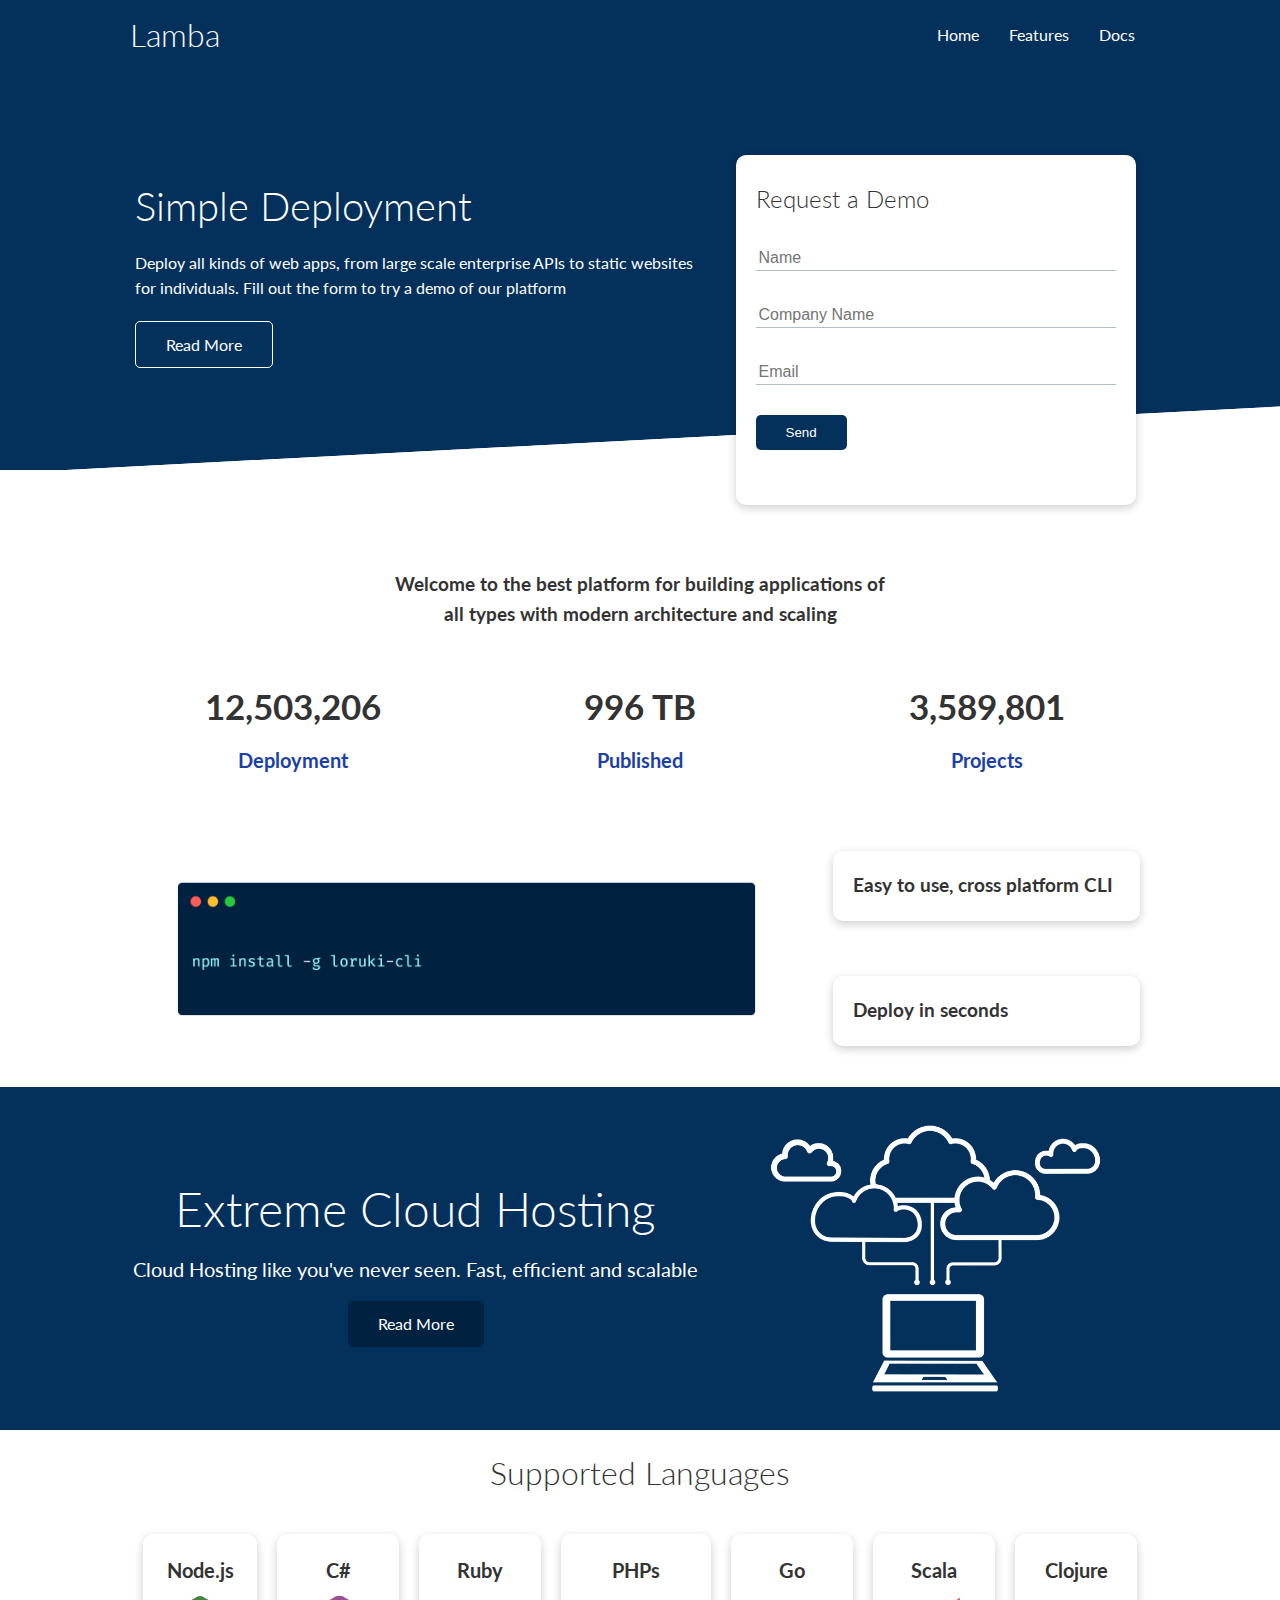
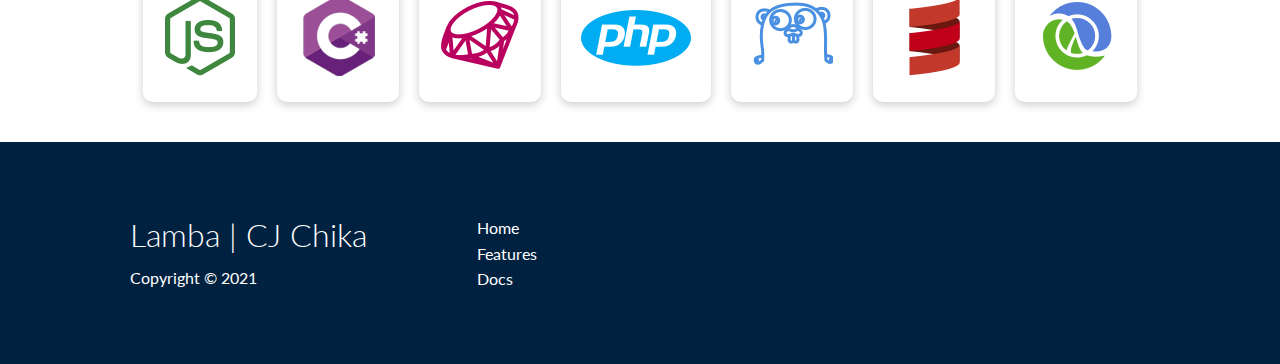
<file: Fake Cloud Hosting Web/HTML CSS/index.html>
<!DOCTYPE html>
<html lang="en">
<head>
    <meta charset="UTF-8">
    <meta name="viewpoint" content="width=device-width, initial-scale=1.0">
    <link rel="stylesheet" href="https://cdnjs.cloudflare.com/ajax/libs/font-awesome/5.15.3/css/all.min.css" integrity="sha512-iBBXm8fW90+nuLcSKlbmrPcLa0OT92xO1BIsZ+ywDWZCvqsWgccV3gFoRBv0z+8dLJgyAHIhR35VZc2oM/gI1w==" crossorigin="anonymous" referrerpolicy="no-referrer" />
    <link rel="stylesheet" type="text/css" href="stylesheet.css">
    <title>Lamba | Cloud Hosting Services</title>
</head>
<body>
    <!--Navbar-->
    <div class="navbar">
        <div class="container flex">
            <h1 class="logo">Lamba</h1>
            <nav>
                <ul>
                    <li><a href="index.html">Home</a></li>
                    <li><a href="features.html">Features</a></li>
                    <li><a href="docs.html">Docs</a></li>
                </ul>
            </nav>
        </div>
    </div>

    <!--Showcase-->
    <section class="showcase">
        <div class="container grid">
            <div class="showcase-text">
                <h1>Simple Deployment</h1>
                <p>Deploy all kinds of web apps, from large scale
                    enterprise APIs to static websites for individuals. 
                    Fill out the form to try a demo of our platform</p>
                    <a href="features.html" class="btn btn-outline">Read More</a>
            </div>

            <div class="showcase-form card">
                <h2>Request a Demo</h2>
                <form>
                    <div class="form-control">
                        <input type="text" name="name" placeholder="Name" required>
                    </div>
                    <div class="form-control">
                        <input type="text" name="company" placeholder="Company Name" required>
                    </div>
                    <div class="form-control">
                        <input type="text" name="email" placeholder="Email" 
                        required>
                    </div>
                    <input type="submit" value="Send" class="btn btn-primary">
                </form>
            </div>
        </div>
    </section>

    <!--Stats-->
    <section class="stats">
        <div class="container">
            <h3 class="stats-heading text-center">
                Welcome to the best platform for building applications of all 
                types with modern architecture and scaling
            </h3>

            <div class="grid grid-3 text-center my-4">
                <div>
                    
                    <i class="fas fa-server fa-3x"></i>
                    <h3>12,503,206</h3>
                    <p class="text-secondary">Deployment</p>
                </div>
                <div>
                    <i class="fas fa-upload fa-3x"></i>
                    <h3>996 TB</h3>
                    <p class="text-secondary">Published</p>
                </div>
                <div>
                    <i class="fas fa-project-diagram fa-3x"></i>
                    <h3>3,589,801</h3>
                    <p class="text-secondary">Projects</p>
                </div>
            </div>
        </div>
    </section>

    <!--Cli-->
    <section class="cli">
        <div class="container grid">
            <img src="images/cli.png" alt="">
            <div class="card">
                <h3>Easy to use, cross platform CLI</h3>
            </div>
            <div class="card">
                <h3>Deploy in seconds</h3>
            </div>
        </div>
    </section>

    <!--Cloud-->
    <section class="cloud bg-primary my-2 py-2">
        <div class="container grid">
            <div class="text-center">
                <h2 class="lg">Extreme Cloud Hosting</h2>
                <p class="lead my-1">Cloud Hosting like you've never seen.
                    Fast, efficient and scalable</p>
                    <a href="features.html" class="btn btn-dark">Read More</a>
            </div>
            <img src="images/cloud.png" alt="">
        </div>
    </section>

    <!-- Languages -->
    <section class="languages">
        <h2 class="md text-center my-2">
            Supported Languages
        </h2>
        <div class="container flex">
            <div class="card">
                <h4>Node.js</h4>
                <img src="images/logos/node.png" alt="">
            </div>
            <div class="card">
                <h4>C#</h4>
                <img src="images/logos/csharp.png" alt="">
            </div>
            <div class="card">
                <h4>Ruby</h4>
                <img src="images/logos/ruby.png" alt="">
            </div>
            <div class="card">
                <h4>PHPs</h4>
                <img src="images/logos/php.png" alt="">
            </div>
            <div class="card">
                <h4>Go</h4>
                <img src="images/logos/go.png" alt="">
            </div>
            <div class="card">
                <h4>Scala</h4>
                <img src="images/logos/scala.png" alt="">
            </div>
            <div class="card">
                <h4>Clojure</h4>
                <img src="images/logos/clojure.png" alt="">
            </div>
        </div>
    </section>

    <!-- Footer-->
    <footer class="footer bg-dark py-5">
        <div class="container grid grid-3">
            <div>
                <h1>Lamba | CJ Chika</h1>
                <p>Copyright &copy; 2021</p>
            </div>
            <nav>
                <ul>
                    <li><a href="index.html">Home</a></li>
                    <li><a href="Features.html">Features</a></li>
                    <li><a href="Doc.html">Docs</a></li>
                </ul>
            </nav>
            <div class="social">
                <a href="www.twitter.com/achieverchika"><i class="fab fa-twitter fa-2x"></i></a>
                <a href="www.github.com/cjchika"><i class="fab fa-github fa-2x"></i></a>
                <a href="www.#"><i class="fab fa-linkedin fa-2x"></i></a>
                <a href="www.#"><i class="fab fa-instagram fa-2x"></i></a>
            </div>
        </div>
    </footer>

</body>
</html>
</file>
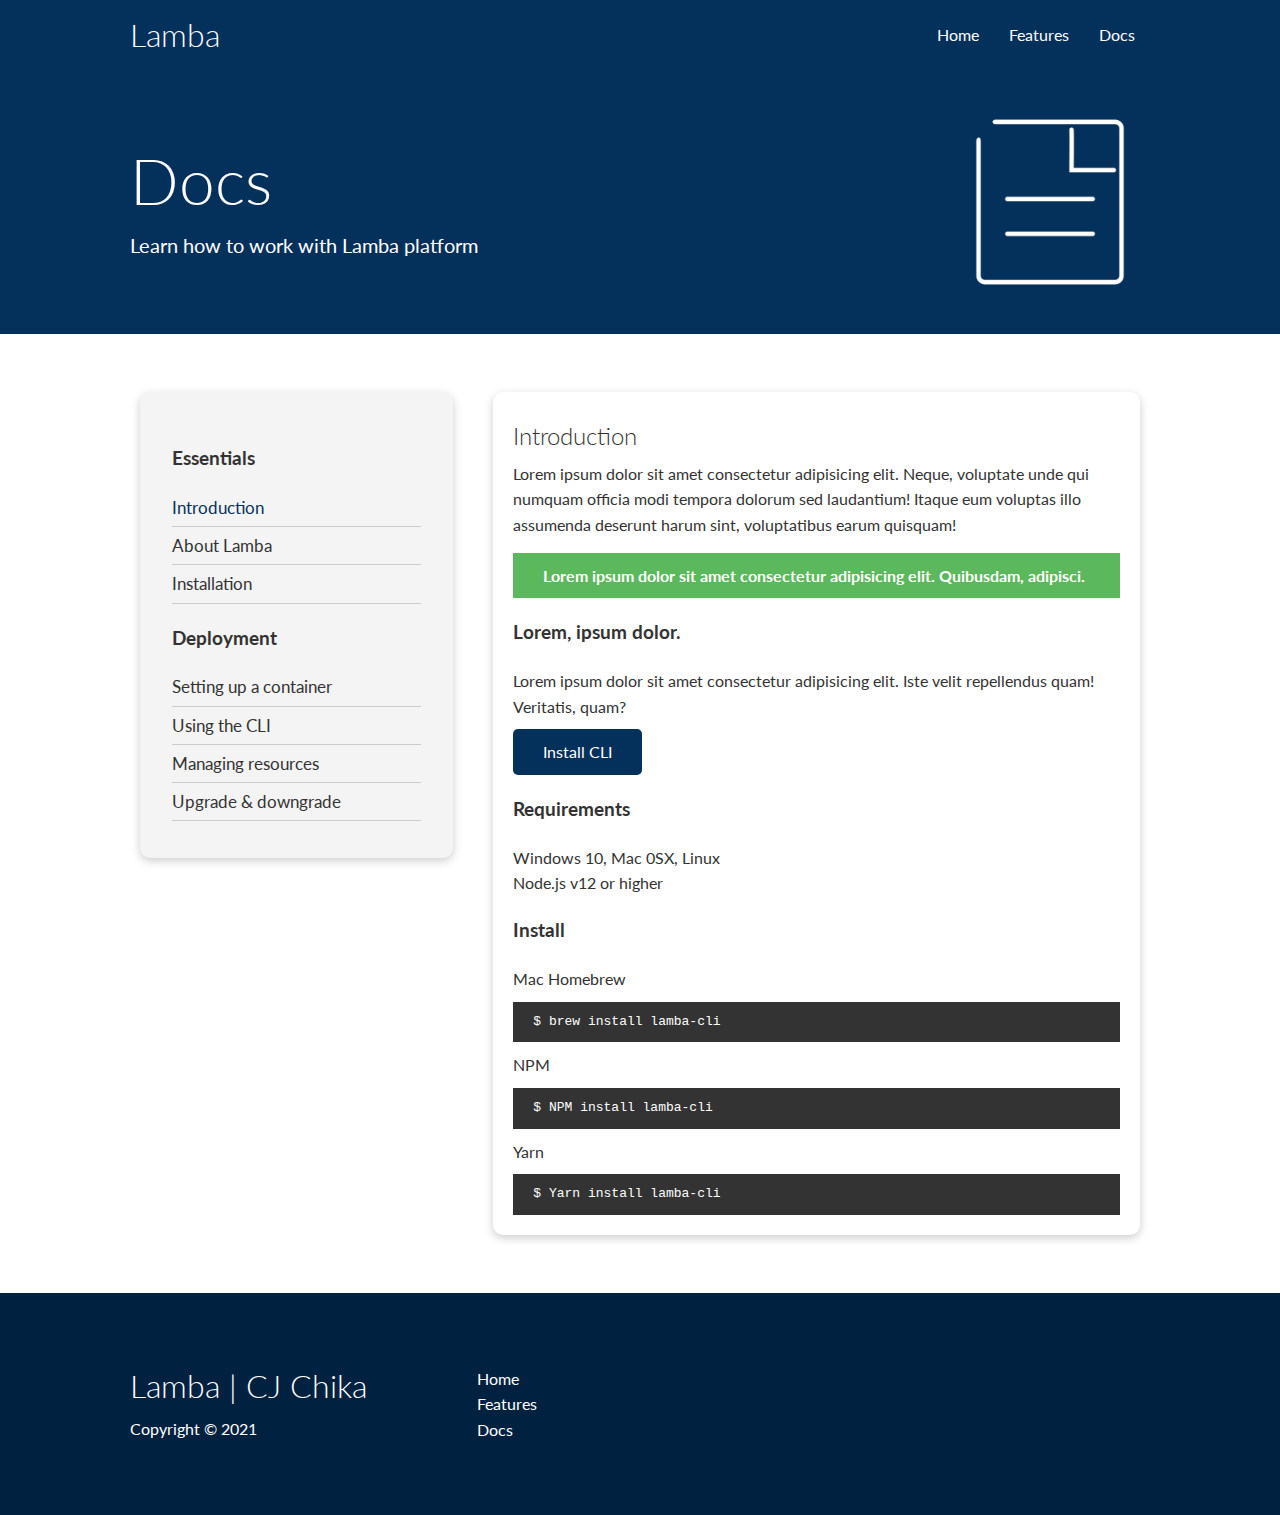
<file: Fake Cloud Hosting Web/HTML CSS/docs.html>
<!DOCTYPE html>
<html lang="en">
<head>
    <meta charset="UTF-8">
    <meta name="viewpoint" content="width=device-width, initial-scale=1.0">
    <link rel="stylesheet" href="https://cdnjs.cloudflare.com/ajax/libs/font-awesome/5.15.3/css/all.min.css" integrity="sha512-iBBXm8fW90+nuLcSKlbmrPcLa0OT92xO1BIsZ+ywDWZCvqsWgccV3gFoRBv0z+8dLJgyAHIhR35VZc2oM/gI1w==" crossorigin="anonymous" referrerpolicy="no-referrer" />
    <link rel="stylesheet" type="text/css" href="stylesheet.css">
    <title>Lamba | Cloud Hosting Services</title>
</head>
<body>
    <!--Navbar-->
    <div class="navbar">
        <div class="container flex">
            <h1 class="logo">Lamba</h1>
            <nav>
                <ul>
                    <li><a href="index.html">Home</a></li>
                    <li><a href="features.html">Features</a></li>
                    <li><a href="docs.html">Docs</a></li>
                </ul>
            </nav>
        </div>
    </div>

    <!-- Head -->
    <section class="docs-head bg-primary py-3">
        <div class="container grid">
            <div>
                <h1 class="xl">Docs</h1>
                <p class="lead">Learn how to work with Lamba platform</p>
            </div>
            <img src="images/docs.png" alt="">
        </div>
    </section>

     <!-- Docs Main -->
     <section class="docs-main my-4">
        <div class="container grid">
            <div class="card bg-light p-3">
            <h3 class="my-2">Essentials </h3>
            <nav>
                <ul>
                    <li><a class="text-primary" href="#">Introduction</a></li>
                    <li><a href="#">About Lamba</a></li>
                    <li><a href="#">Installation</a></li>
                </ul>
            </nav>
    
            <h3 class="my-2">Deployment</h3>
            <nav>
                <ul>
                    <li><a href="#">Setting up a container</a></li>
                    <li><a href="#">Using the CLI</a></li>
                    <li><a href="#">Managing resources</a></li>
                    <li><a href="#">Upgrade & downgrade</a></li>
                </ul>
            </nav>
        </div>
        <div class="card">
            <h2>Introduction</h2>
            <p>Lorem ipsum dolor sit amet consectetur adipisicing elit. Neque, voluptate unde qui numquam officia modi tempora dolorum sed laudantium! Itaque eum voluptas illo assumenda deserunt harum sint, voluptatibus earum quisquam!</p>
            
            <div class="alert alert-success">
                <i class="fas fa-info"></i> Lorem ipsum dolor sit amet consectetur adipisicing elit. Quibusdam, adipisci.
            </div>

            <h3>Lorem, ipsum dolor.</h3>
            <p>Lorem ipsum dolor sit amet consectetur adipisicing elit. Iste velit repellendus quam! Veritatis, quam?</p>
            <a href="#" class="btn btn-primary">Install CLI</a>

            <h3>Requirements</h3>
            <ul>
                <li>Windows 10, Mac 0SX, Linux</li>
                <li>Node.js v12 or higher</li>
            </ul>
        
            <h3>Install</h3>
            <p>Mac Homebrew</p>
            <pre><code>$ brew install lamba-cli</code></pre>
            <p>NPM</p>
            <pre><code>$ NPM install lamba-cli</code></pre>
            <p>Yarn</p>
            <pre><code>$ Yarn install lamba-cli</code></pre>
        </div>
        </div>
     </section>  

    <!-- Footer-->
    <footer class="footer bg-dark py-5">
        <div class="container grid grid-3">
            <div>
                <h1>Lamba | CJ Chika</h1>
                <p>Copyright &copy; 2021</p>
            </div>
            <nav>
                <ul>
                    <li><a href="index.html">Home</a></li>
                    <li><a href="Features.html">Features</a></li>
                    <li><a href="Doc.html">Docs</a></li>
                </ul>
            </nav>
            <div class="social">
                <a href="www.twitter.com/achieverchika"><i class="fab fa-twitter fa-2x"></i></a>
                <a href="www.github.com/cjchika"><i class="fab fa-github fa-2x"></i></a>
                <a href="www.#"><i class="fab fa-linkedin fa-2x"></i></a>
                <a href="www.#"><i class="fab fa-instagram fa-2x"></i></a>
            </div>
        </div>
    </footer>

</body>
</html>
</file>
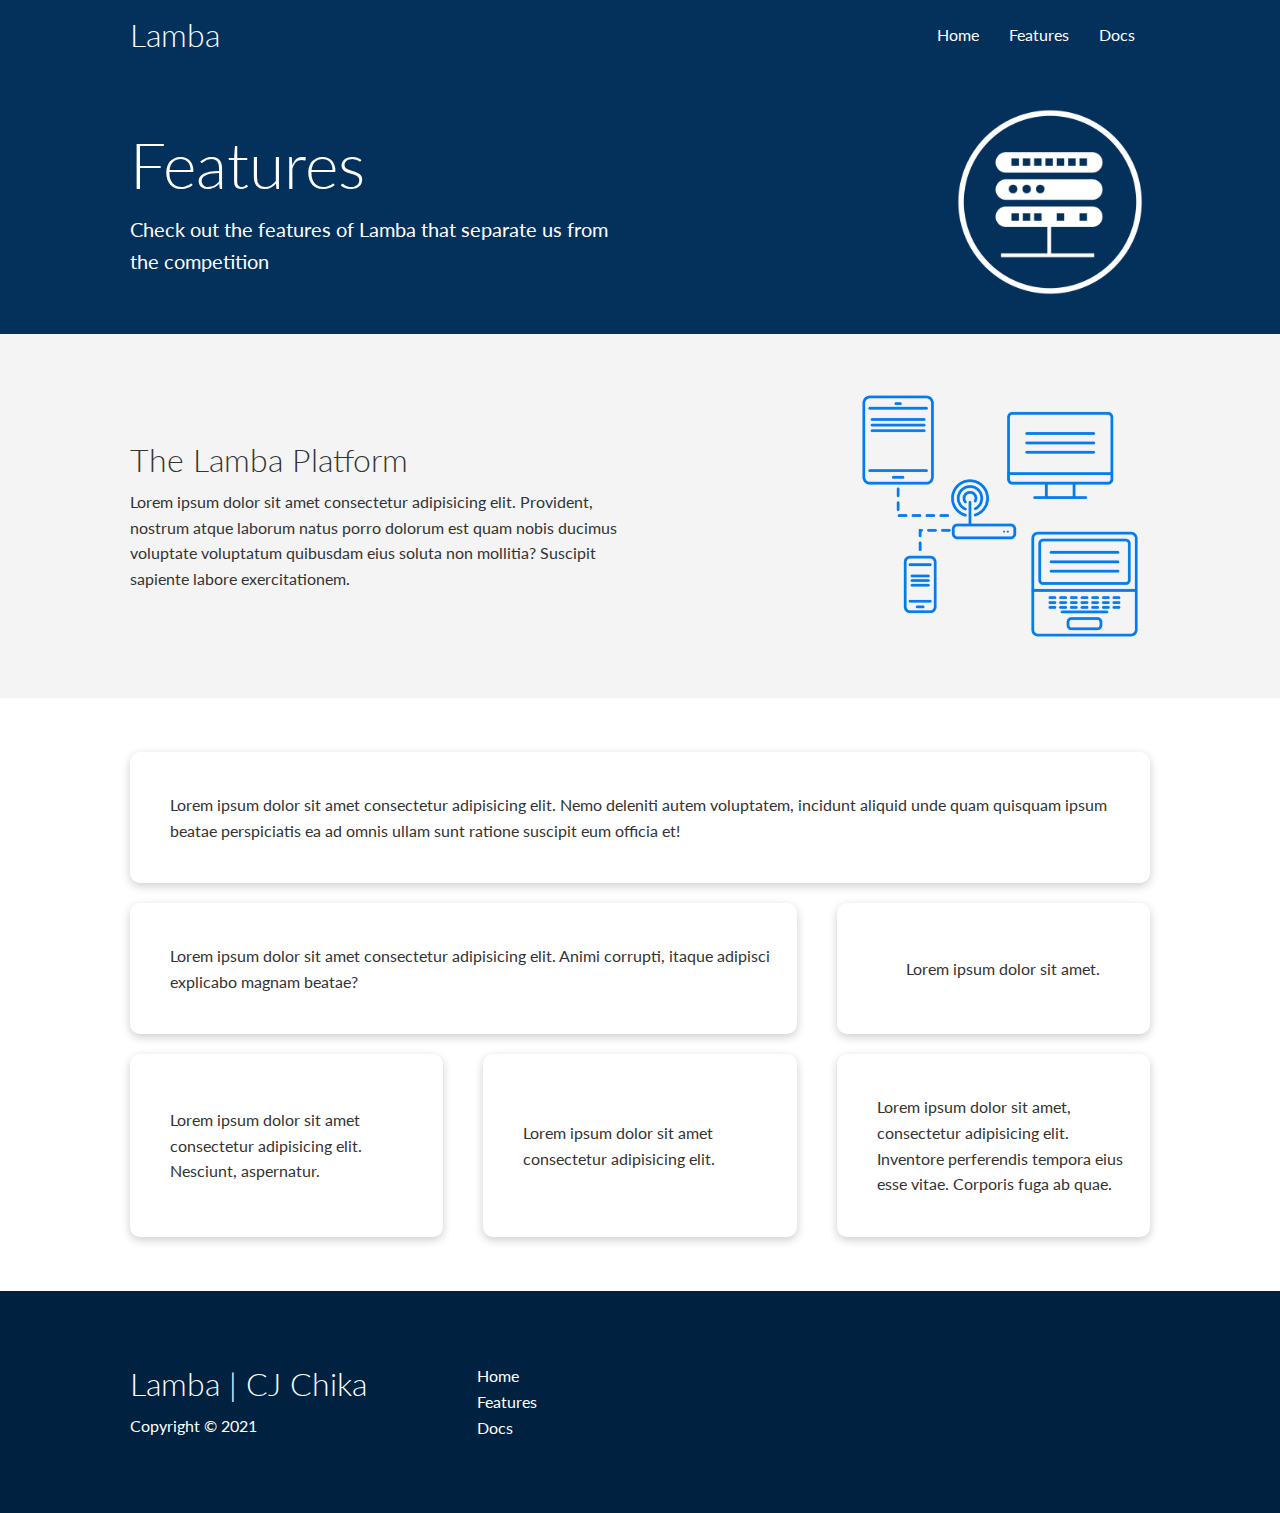
<file: Fake Cloud Hosting Web/HTML CSS/features.html>
<!DOCTYPE html>
<html lang="en">
<head>
    <meta charset="UTF-8">
    <meta name="viewpoint" content="width=device-width, initial-scale=1.0">
    <link rel="stylesheet" href="https://cdnjs.cloudflare.com/ajax/libs/font-awesome/5.15.3/css/all.min.css" integrity="sha512-iBBXm8fW90+nuLcSKlbmrPcLa0OT92xO1BIsZ+ywDWZCvqsWgccV3gFoRBv0z+8dLJgyAHIhR35VZc2oM/gI1w==" crossorigin="anonymous" referrerpolicy="no-referrer" />
    <link rel="stylesheet" type="text/css" href="stylesheet.css">
    <title>Lamba | Cloud Hosting Services</title>
</head>
<body>
    <!--Navbar-->
    <div class="navbar">
        <div class="container flex">
            <h1 class="logo">Lamba</h1>
            <nav>
                <ul>
                    <li><a href="index.html">Home</a></li>
                    <li><a href="features.html">Features</a></li>
                    <li><a href="docs.html">Docs</a></li>
                </ul>
            </nav>
        </div>
    </div>

    <!-- Head -->
    <section class="features-head bg-primary py-3">
        <div class="container grid">
            <div>
                <h1 class="xl">Features</h1>
                <p class="lead">Check out the features of Lamba that separate us from the competition</p>
            </div>
            <img src="images/server.png" alt="">
        </div>
    </section>

       <!-- Sub Head-->
    <section class="features-sub-head bg-light py-3">
        <div class="container grid">
            <div>
                <h1 class="md">The Lamba Platform</h1>
                <p>Lorem ipsum dolor sit amet consectetur adipisicing elit. Provident, nostrum atque laborum natus porro dolorum est quam nobis ducimus voluptate voluptatum quibusdam eius soluta non mollitia? Suscipit sapiente labore exercitationem.
                </p>
            </div>
            <img src="images/server2.png" alt="">
        </div>
   </section>

    <section class="features-main my-2">
        <div class="container grid grid-3">
            <div class="card flex">
                <i class="fas fa-server fa-3x"></i>
                <p>Lorem ipsum dolor sit amet consectetur adipisicing elit. 
                    Nemo deleniti autem voluptatem, incidunt aliquid unde quam quisquam 
                    ipsum beatae perspiciatis ea ad omnis ullam sunt ratione suscipit eum officia et!</p>
            </div>

            <div class="card flex">
                <i class="fas fa-network-wired fa-3x"></i>
                <p>Lorem ipsum dolor sit amet consectetur adipisicing elit. 
                    Animi corrupti, itaque adipisci explicabo magnam beatae?</p>
            </div>

            <div class="card flex">
                <i class="fas fa-laptop-code fa-3x"></i>
                <p>Lorem ipsum dolor sit amet.</p>
            </div>

            <div class="card flex">
                <i class="fas fa-database fa-3x"></i>
                <p>Lorem ipsum dolor sit amet consectetur adipisicing elit. Nesciunt, aspernatur.</p>
            </div>

            <div class="card flex">
                <i class="fas fa-power-off fa-3x"></i>
                <p>Lorem ipsum dolor sit amet consectetur adipisicing elit.</p>
            </div>

            <div class="card flex">
                <i class="fas fa-upload fa-3x"></i>
                <p>Lorem ipsum dolor sit amet, consectetur adipisicing elit. 
                    Inventore perferendis tempora eius esse vitae. Corporis fuga ab quae.</p>
            </div>

        </div>

    </section>

    <!-- Footer-->
    <footer class="footer bg-dark py-5">
        <div class="container grid grid-3">
            <div>
                <h1>Lamba | CJ Chika</h1>
                <p>Copyright &copy; 2021</p>
            </div>
            <nav>
                <ul>
                    <li><a href="index.html">Home</a></li>
                    <li><a href="Features.html">Features</a></li>
                    <li><a href="Doc.html">Docs</a></li>
                </ul>
            </nav>
            <div class="social">
                <a href="www.twitter.com/achieverchika"><i class="fab fa-twitter fa-2x"></i></a>
                <a href="www.github.com/cjchika"><i class="fab fa-github fa-2x"></i></a>
                <a href="www.#"><i class="fab fa-linkedin fa-2x"></i></a>
                <a href="www.#"><i class="fab fa-instagram fa-2x"></i></a>
            </div>
        </div>
    </footer>

</body>
</html>
</file>
<file: Fake Cloud Hosting Web/HTML CSS/stylesheet.css>
@import url('https://fonts.googleapis.com/css2?family=Lato:wght@300&display=swap');

:root{
    --primary-color: #04305c;
    --secondary-color: #1c3fa8;
    --dark-color: #002240;
    --light-color: #f4f4f4;
    --success-color: #5cb85c;
    --error-color: #d9534f;
}

* {
    box-sizing: border-box;
    padding: 0;
    margin: 0;
}

body {
    font-family: 'Lato', sans-serif;
    color: #333;
    line-height: 1.6;
}

ul{
    list-style-type: none;
}

a {
    text-decoration: none;
    color: #333;
}

h1,
h2 {
    font-weight: 300;
    line-height: 1.2;
    margin: 10px 0;
}

p {
    margin: 10px 0;
}

img{
    width: 100%;
}

code, pre {
    background: #333;
    color: #fff;
    padding: 10px;
}

/* Navbar */
.navbar {
    background-color: var(--primary-color);
    color: #fff;
    height: 70px;
}

.navbar ul{
    display: flex;
}

.navbar a{
    color: #fff;
    padding: 10px;
    margin: 0 5px;
}

.navbar a:hover{
    border-bottom: 2px #fff solid;
}

.navbar .flex{
    justify-content: space-between;
}

/* Showcase */
.showcase {
    height: 400px;
    background-color: var(--primary-color);
    color: #fff;
    position: relative;
}

.showcase-text {
    text-align: auto;
}

.showcase h1{
    font-size: 40px;
}

.showcase p {
    margin: 20px 0;
}

.showcase .grid {
    overflow: visible;
    grid-template-columns: 55% auto;
    gap: 30px;
}

.showcase-text {
    animation: slideInFromLeft 1s ease-in;
}


.showcase-form {
    position: relative;
    top: 60px;
    height: 350px;
    width: 400px;
    padding: 40px;
    z-index: 100;
    justify-self: flex-end;
    animation: slideInFromRight 1s ease-in;
}

.showcase-form .form-control {
    margin: 30px 0;
}

.showcase-form input[type='text'], 
.showcase-form input[type='email'] {
    border: 0;
    border-bottom: 1px solid #b4becb;
    width: 100%;
    padding: 3px;
    font-size: 16px;
}

.showcase-form input:focus {
    outline: none;
}

.showcase::before,
.showcase::after{
    content: '';
    position: absolute;
    height: 100px;
    bottom: -70px;
    right: 0;
    left: 0;
    background: #fff;
    transform: skewY(-3deg);
    -webkit-transform: skewY(-3deg);
    -moz-transform: skewY(-3deg);
    -ms-transform: skewY(-3deg);
}

/* Stats */
.stats{
    padding-top: 100px;
}

.stats-heading {
    max-width: 500px;
    margin: auto;
    
 }



 .stats .grid h3 {
     font-size: 35px;
 }

 .stats .grid p {
     font-size: 20px;
     font-weight: bold;
 }

 /* Cli */
.cli .grid {
    grid-template-columns: repeat(3, 1fr);
    grid-template-rows: repeat(2, 1fr);
}

.cli .grid > *:first-child{
    grid-column: 1 / span 2;
    grid-row: 1 / span 2;
}

/* Cloud */
.cloud .grid {
    grid-template-columns: 4fr 3fr;
}

/* Languages */
.languages .flex{
    flex-wrap: wrap;
}

.languages .card{
    text-align: center;
    margin: 18px 10px 40px;
    transition: transform 0.2s ease-in;
}

.languages .card h4{
    font-size: 20px;
    margin-bottom: 10px;
}

.languages .card:hover{
    transform: translateY(-15px);
}

/* Features */
.features-head img, .docs-head img{
    width: 200px;
    justify-self: flex-end;
}

.features-sub-head img {
    width: 300px;
    justify-self: flex-end;
}

.features-main, .card > i{
    margin-right: 20px;
}

.features-main .grid{
    padding: 30px;
}

.features-main .grid > *:first-child{
    grid-column: 1 / span 3;
}

.features-main .grid > *:nth-child(2){
    grid-column: 1 / span 2;
}

/* Docs */
.docs-main h3 {
    margin: 20px 0;
}

.docs-main .grid{
    grid-template-columns: 1fr 2fr;
    align-items: flex-start;
}

.docs-main nav li {
    font-size: 17px;
    padding-bottom: 5px;
    margin-bottom: 5px;
    border-bottom: 1px #ccc solid;
}

.docs-main a:hover {
    font-weight: bold;
}

/* Footer */
.footer .social a{
    margin: 0 10px;
}

/* Animation */
@keyframes slideInFromLeft {
    0% {
        transform: translateX(-100%);
    }

    100% {
        transform: translateX(0);
    }
}

@keyframes slideInFromRight {
    0% {
        transform: translateX(100%);
    }

    100% {
        transform: translateX(0);
    }
}

@keyframes slideInFromTop {
    0% {
        transform: translateY(-100%);
    }

    100% {
        transform: translateX(0);
    }
}

@keyframes slideInFromBottom {
    0% {
        transform: translateY(100%);
    }

    100% {
        transform: translateX(0);
    }
}

/* Tablets and under */
@media (max-width: 768px) {
    .grid,
    .showcase .grid,
    .stats .grid,
    .cli .grid,
    .cloud .grid 
    .features-main .grid,
    .docs-main .grid {
        grid-template-columns: 1fr;
        grid-template-rows: 1fr;
    }

    .showcase {
        height: auto;
    }

    .showcase-text {
    text-align: auto;
    margin-top: 40px;
    }

    .showcase-form{
    justify-self: center;
    margin:auto
    }

    .cli .grid > *:first-child {
    grid-column: 1;
    grid-row: 1;
    }

    .features-head,
    .features-sub-head,
    .docs-head {
    text-align: center;
  }

    .features-head img,
    .features-sub-head img,
    .docs-head img{
    text-justify: center;
  }


    .features-main .grid > *:first-child
    .features-main .grid > *:nth-child(2){
    grid-column: 1;
   }
}

/* Mobile */
@media(max-width: 500px) {
    .navbar{
        height: 110px;
    }

    .navbar .flex{
        flex-direction: column;
    }

    .navbar ul {
        padding: 10px;
        background-color: rgba(0, 0, 0, 0.1);
    }
}


/* Utilities */
.container{
    max-width: 1100px;
    margin: 0 auto;
    overflow: auto;
    padding: 0 40px;
}

.card{
    background-color: #fff;
    color: #333;
    border-radius: 10px;
    box-shadow: 0 3px 10px rgba(0, 0, 0, 0.2);
    padding: 20px;
    margin: 10px;
}

.btn{
    display: inline-block;
    padding: 10px 30px;
    cursor: pointer;
    background-color: var(--primary-color);
    color: #fff;
    border: none;
    border-radius: 5px; 
}

.btn-outline{
    background-color: transparent;
    border: 1px #fff solid;
}

.btn:hover{
    transform: scale(0.98);
}

/* Background & colored buttons */
.bg-primary,
.btn-primary{
    background-color: var(--primary-color);
    color: #fff;
}

.bg-secondary,
.btn-secondary{
    background-color: var(--secondary-color);
    color: #fff;
}

.bg-dark,
.btn-dark{
    background-color: var(--dark-color);
    color: #fff;
}

.bg-light,
.btn-light{
    background-color: var(--light-color);
    color: #333;
}

.bg-primary a,
.btn-primary a,
.bg-secondary a,
.btn-secondary a,
.bg-dark a,
.btn-dark a {
    color: #fff;
}

/* Text Colors */
.text-primary{
    color: var(--primary-color);
}

.text-secondary{
    color: var(--secondary-color);
}

.text-dark{
    color: var(--dark-color);
}

.text-light{
    color: var(--light-color);
}

/* Text Sizes */
.lead{
    font-size: 20px;
}

.sm {
    font-size: 1rem;
}

.md{
    font-size: 2rem;
}

.lg{
    font-size: 3rem;
}

.xl{
    font-size: 4rem;
}

.text-center {
    text-align:  center;
}

/* Alert */
.alert{
    background-color: var(--light-color);
    padding: 10px 20px;
    font-weight: bold;
    margin: 15px 0;
}

.alert i {
    margin-right: 10px;
}

.alert-success{
    background-color: var(--success-color);
    color: #fff;
}

.alert-error{
    background-color: var(--error-color);
    color: #fff;
}

.flex{
    display: flex;
    justify-content: center;
    align-items: center;
    height: 100%;
}

.grid{
    display: grid;
    grid-template-columns: repeat(2, 1fr);
    gap: 20px;
    justify-content: center;
    align-items: center;
    height: 100%;
}

.grid-3 {
    grid-template-columns: repeat(3, 1fr);
}

/* Margin */
.my-1 {
    margin: 1rem 0;
}

.my-2 {
    margin: 1.5rem 0;
}

.my-3 {
    margin: 2rem 0;
}

.my-4 {
    margin: 3rem 0;
}

.my-5 {
    margin: 4rem 0;
}
.m-1 {
    margin: 1rem;
}

.m-2 {
    margin: 1.5rem;
}

.m-3 {
    margin: 2rem;
}

.m-4 {
    margin: 3rem;
}

.m-5 {
    margin: 4rem;
}

/* Padding */
.py-1 {
    padding: 1rem 0;
}

.py-2 {
    padding: 1.5rem 0;
}

.py-3 {
    padding: 2rem 0;
}

.py-4 {
    padding: 3rem 0;
}

.py-5 {
    padding: 4rem 0;
}
.p-1 {
    padding: 1rem;
}

.p-2 {
    padding: 1.5rem;
}

.p-3 {
    padding: 2rem;
}

.p-4 {
    padding: 3rem;
}

.p-5 {
    padding: 4rem;
}
</file>
